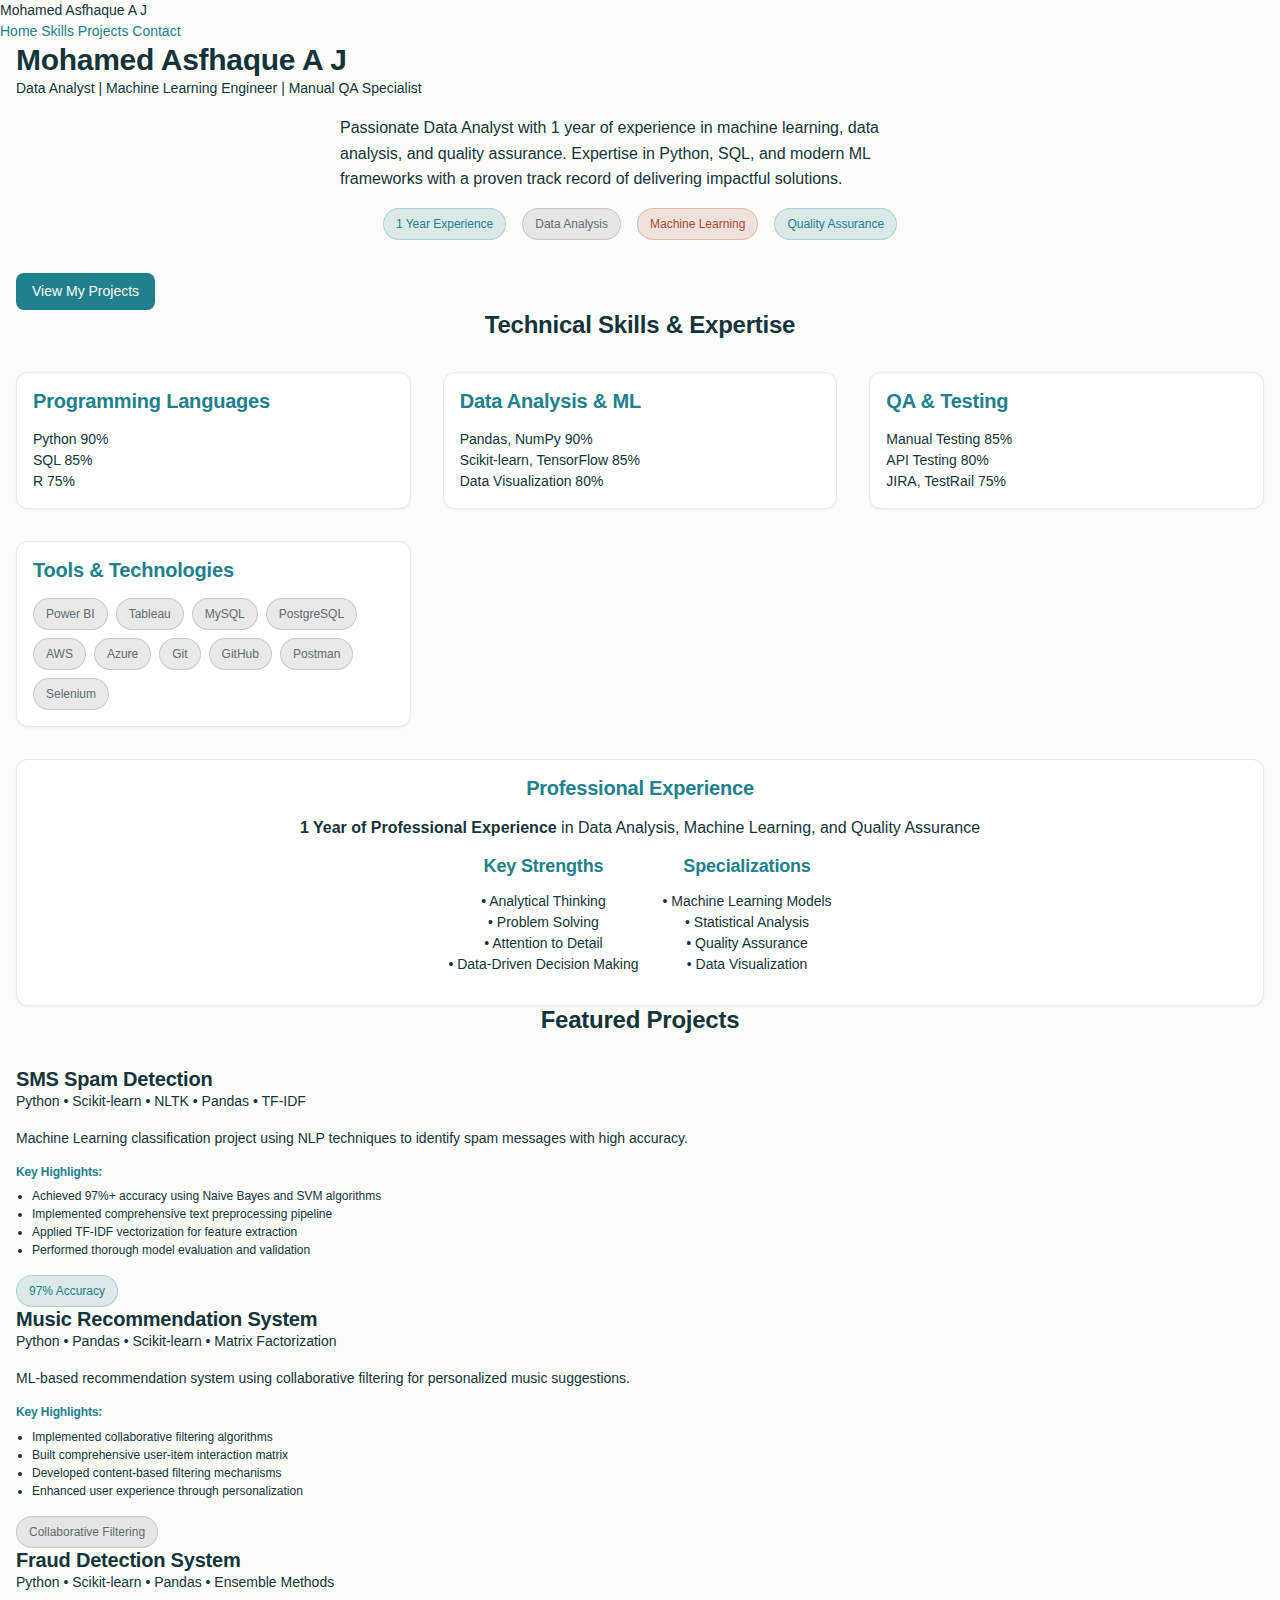
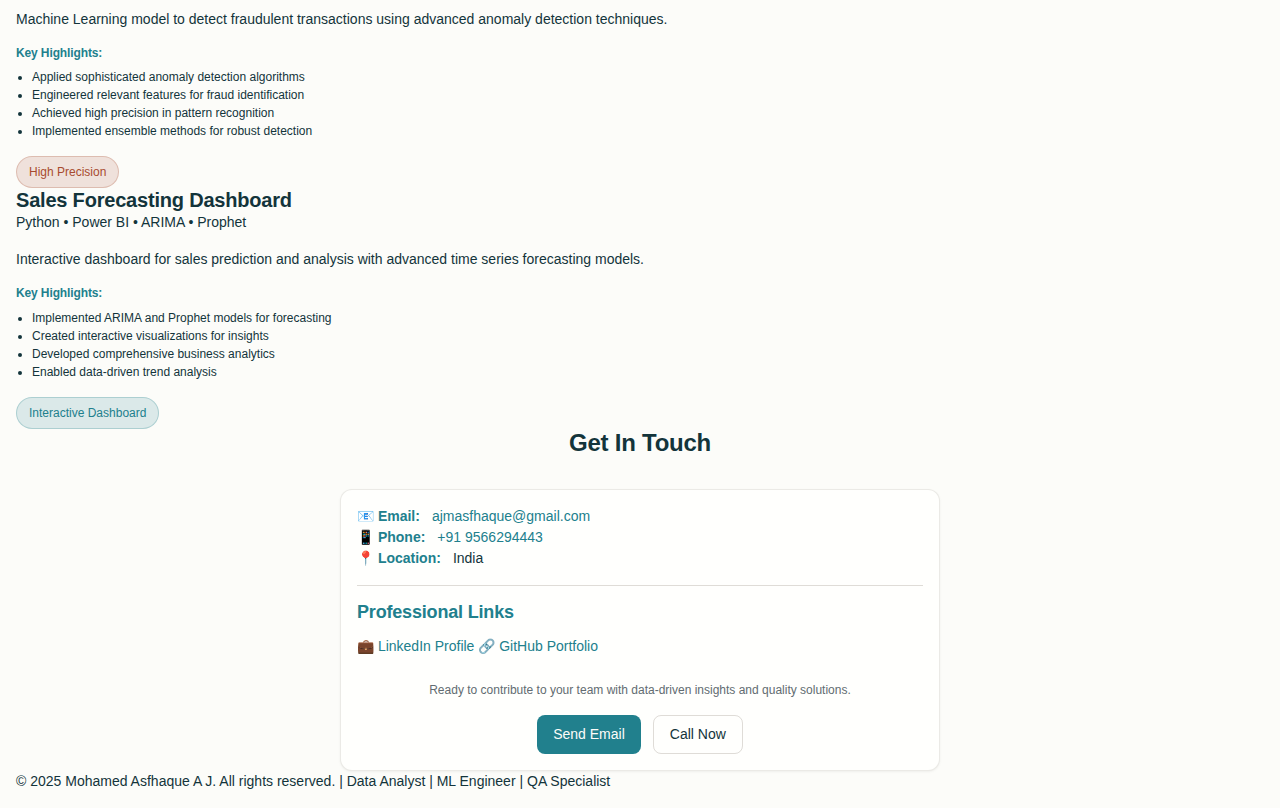
<file: index.html>
<!DOCTYPE html>
<html lang="en">
<head>
    <meta charset="UTF-8">
    <meta name="viewport" content="width=device-width, initial-scale=1.0">
    <title>Mohamed Asfhaque A J - Data Analyst | ML Engineer | QA Specialist</title>
    <link rel="stylesheet" href="style.css">
</head>
<body>
    <!-- Navigation -->
    <nav class="navbar">
        <div class="navbar__container">
            <div class="navbar__brand">Mohamed Asfhaque A J</div>
            <div class="navbar__menu">
                <a href="#home" class="navbar__link">Home</a>
                <a href="#skills" class="navbar__link">Skills</a>
                <a href="#projects" class="navbar__link">Projects</a>
                <a href="#contact" class="navbar__link">Contact</a>
            </div>
        </div>
    </nav>

    <!-- Hero Section -->
    <section id="home" class="hero">
        <div class="anchor" id="home-anchor"></div>
        <div class="container">
            <h1 class="hero__title">Mohamed Asfhaque A J</h1>
            <p class="hero__subtitle">Data Analyst | Machine Learning Engineer | Manual QA Specialist</p>
            <div class="glass-card" style="max-width: 600px; margin: 0 auto var(--space-32) auto;">
                <p style="font-size: var(--font-size-lg); line-height: 1.6; margin-bottom: var(--space-16);">
                    Passionate Data Analyst with 1 year of experience in machine learning, data analysis, and quality assurance. 
                    Expertise in Python, SQL, and modern ML frameworks with a proven track record of delivering impactful solutions.
                </p>
                <div style="display: flex; gap: var(--space-16); flex-wrap: wrap; justify-content: center;">
                    <span class="status status--success">1 Year Experience</span>
                    <span class="status status--info">Data Analysis</span>
                    <span class="status status--warning">Machine Learning</span>
                    <span class="status status--success">Quality Assurance</span>
                </div>
            </div>
            <div class="hero__cta">
                <a href="#projects" class="btn btn--primary">View My Projects</a>
                <a href="#contact" class="btn btn--outline" style="color: var(--color-cream-50); border-color: var(--color-cream-50);">Get In Touch</a>
            </div>
        </div>
    </section>

    <!-- Skills Section -->
    <section id="skills" class="skills">
        <div class="anchor" id="skills-anchor"></div>
        <div class="container">
            <h2 style="text-align: center; margin-bottom: var(--space-32); color: var(--color-slate-900);">Technical Skills & Expertise</h2>
            <div style="display: grid; gap: var(--space-32); grid-template-columns: repeat(auto-fit, minmax(300px, 1fr));">
                <!-- Programming Languages -->
                <div class="card">
                    <div class="card__body">
                        <h3 style="margin-bottom: var(--space-16); color: var(--color-primary);">Programming Languages</h3>
                        <div class="skill">
                            <div class="skill__label">
                                <span>Python</span>
                                <span>90%</span>
                            </div>
                            <div class="skill__bar">
                                <div class="skill__bar-fill" data-width="90"></div>
                            </div>
                        </div>
                        <div class="skill">
                            <div class="skill__label">
                                <span>SQL</span>
                                <span>85%</span>
                            </div>
                            <div class="skill__bar">
                                <div class="skill__bar-fill" data-width="85"></div>
                            </div>
                        </div>
                        <div class="skill">
                            <div class="skill__label">
                                <span>R</span>
                                <span>75%</span>
                            </div>
                            <div class="skill__bar">
                                <div class="skill__bar-fill" data-width="75"></div>
                            </div>
                        </div>
                    </div>
                </div>

                <!-- Data Analysis & ML -->
                <div class="card">
                    <div class="card__body">
                        <h3 style="margin-bottom: var(--space-16); color: var(--color-primary);">Data Analysis & ML</h3>
                        <div class="skill">
                            <div class="skill__label">
                                <span>Pandas, NumPy</span>
                                <span>90%</span>
                            </div>
                            <div class="skill__bar">
                                <div class="skill__bar-fill" data-width="90"></div>
                            </div>
                        </div>
                        <div class="skill">
                            <div class="skill__label">
                                <span>Scikit-learn, TensorFlow</span>
                                <span>85%</span>
                            </div>
                            <div class="skill__bar">
                                <div class="skill__bar-fill" data-width="85"></div>
                            </div>
                        </div>
                        <div class="skill">
                            <div class="skill__label">
                                <span>Data Visualization</span>
                                <span>80%</span>
                            </div>
                            <div class="skill__bar">
                                <div class="skill__bar-fill" data-width="80"></div>
                            </div>
                        </div>
                    </div>
                </div>

                <!-- QA & Testing -->
                <div class="card">
                    <div class="card__body">
                        <h3 style="margin-bottom: var(--space-16); color: var(--color-primary);">QA & Testing</h3>
                        <div class="skill">
                            <div class="skill__label">
                                <span>Manual Testing</span>
                                <span>85%</span>
                            </div>
                            <div class="skill__bar">
                                <div class="skill__bar-fill" data-width="85"></div>
                            </div>
                        </div>
                        <div class="skill">
                            <div class="skill__label">
                                <span>API Testing</span>
                                <span>80%</span>
                            </div>
                            <div class="skill__bar">
                                <div class="skill__bar-fill" data-width="80"></div>
                            </div>
                        </div>
                        <div class="skill">
                            <div class="skill__label">
                                <span>JIRA, TestRail</span>
                                <span>75%</span>
                            </div>
                            <div class="skill__bar">
                                <div class="skill__bar-fill" data-width="75"></div>
                            </div>
                        </div>
                    </div>
                </div>

                <!-- Tools & Technologies -->
                <div class="card">
                    <div class="card__body">
                        <h3 style="margin-bottom: var(--space-16); color: var(--color-primary);">Tools & Technologies</h3>
                        <div style="display: flex; flex-wrap: wrap; gap: var(--space-8);">
                            <span class="status status--info">Power BI</span>
                            <span class="status status--info">Tableau</span>
                            <span class="status status--info">MySQL</span>
                            <span class="status status--info">PostgreSQL</span>
                            <span class="status status--info">AWS</span>
                            <span class="status status--info">Azure</span>
                            <span class="status status--info">Git</span>
                            <span class="status status--info">GitHub</span>
                            <span class="status status--info">Postman</span>
                            <span class="status status--info">Selenium</span>
                        </div>
                    </div>
                </div>

                <!-- Experience Summary -->
                <div class="card" style="grid-column: 1 / -1;">
                    <div class="card__body">
                        <h3 style="margin-bottom: var(--space-16); color: var(--color-primary); text-align: center;">Professional Experience</h3>
                        <div style="text-align: center;">
                            <p style="font-size: var(--font-size-lg); margin-bottom: var(--space-16);">
                                <strong>1 Year of Professional Experience</strong> in Data Analysis, Machine Learning, and Quality Assurance
                            </p>
                            <div style="display: flex; justify-content: center; gap: var(--space-24); flex-wrap: wrap;">
                                <div style="text-align: center;">
                                    <h4 style="color: var(--color-primary); margin-bottom: var(--space-8);">Key Strengths</h4>
                                    <ul style="list-style: none; padding: 0;">
                                        <li>• Analytical Thinking</li>
                                        <li>• Problem Solving</li>
                                        <li>• Attention to Detail</li>
                                        <li>• Data-Driven Decision Making</li>
                                    </ul>
                                </div>
                                <div style="text-align: center;">
                                    <h4 style="color: var(--color-primary); margin-bottom: var(--space-8);">Specializations</h4>
                                    <ul style="list-style: none; padding: 0;">
                                        <li>• Machine Learning Models</li>
                                        <li>• Statistical Analysis</li>
                                        <li>• Quality Assurance</li>
                                        <li>• Data Visualization</li>
                                    </ul>
                                </div>
                            </div>
                        </div>
                    </div>
                </div>
            </div>
        </div>
    </section>

    <!-- Projects Section -->
    <section id="projects" class="projects">
        <div class="anchor" id="projects-anchor"></div>
        <div class="container">
            <h2 style="text-align: center; margin-bottom: var(--space-32); color: var(--color-slate-900);">Featured Projects</h2>
            <div class="projects__grid">
                <!-- SMS Spam Detection -->
                <div class="project-card glass-card">
                    <h3 class="project-card__title">SMS Spam Detection</h3>
                    <p class="project-card__tech">Python • Scikit-learn • NLTK • Pandas • TF-IDF</p>
                    <p style="margin-bottom: var(--space-16);">
                        Machine Learning classification project using NLP techniques to identify spam messages with high accuracy.
                    </p>
                    <div style="margin-bottom: var(--space-16);">
                        <h4 style="font-size: var(--font-size-sm); font-weight: var(--font-weight-bold); margin-bottom: var(--space-8); color: var(--color-primary);">Key Highlights:</h4>
                        <ul style="margin: 0; padding-left: var(--space-16); font-size: var(--font-size-sm);">
                            <li>Achieved 97%+ accuracy using Naive Bayes and SVM algorithms</li>
                            <li>Implemented comprehensive text preprocessing pipeline</li>
                            <li>Applied TF-IDF vectorization for feature extraction</li>
                            <li>Performed thorough model evaluation and validation</li>
                        </ul>
                    </div>
                    <span class="status status--success">97% Accuracy</span>
                </div>

                <!-- Music Recommendation System -->
                <div class="project-card glass-card">
                    <h3 class="project-card__title">Music Recommendation System</h3>
                    <p class="project-card__tech">Python • Pandas • Scikit-learn • Matrix Factorization</p>
                    <p style="margin-bottom: var(--space-16);">
                        ML-based recommendation system using collaborative filtering for personalized music suggestions.
                    </p>
                    <div style="margin-bottom: var(--space-16);">
                        <h4 style="font-size: var(--font-size-sm); font-weight: var(--font-weight-bold); margin-bottom: var(--space-8); color: var(--color-primary);">Key Highlights:</h4>
                        <ul style="margin: 0; padding-left: var(--space-16); font-size: var(--font-size-sm);">
                            <li>Implemented collaborative filtering algorithms</li>
                            <li>Built comprehensive user-item interaction matrix</li>
                            <li>Developed content-based filtering mechanisms</li>
                            <li>Enhanced user experience through personalization</li>
                        </ul>
                    </div>
                    <span class="status status--info">Collaborative Filtering</span>
                </div>

                <!-- Fraud Detection System -->
                <div class="project-card glass-card">
                    <h3 class="project-card__title">Fraud Detection System</h3>
                    <p class="project-card__tech">Python • Scikit-learn • Pandas • Ensemble Methods</p>
                    <p style="margin-bottom: var(--space-16);">
                        Machine Learning model to detect fraudulent transactions using advanced anomaly detection techniques.
                    </p>
                    <div style="margin-bottom: var(--space-16);">
                        <h4 style="font-size: var(--font-size-sm); font-weight: var(--font-weight-bold); margin-bottom: var(--space-8); color: var(--color-primary);">Key Highlights:</h4>
                        <ul style="margin: 0; padding-left: var(--space-16); font-size: var(--font-size-sm);">
                            <li>Applied sophisticated anomaly detection algorithms</li>
                            <li>Engineered relevant features for fraud identification</li>
                            <li>Achieved high precision in pattern recognition</li>
                            <li>Implemented ensemble methods for robust detection</li>
                        </ul>
                    </div>
                    <span class="status status--warning">High Precision</span>
                </div>

                <!-- Sales Forecasting Dashboard -->
                <div class="project-card glass-card">
                    <h3 class="project-card__title">Sales Forecasting Dashboard</h3>
                    <p class="project-card__tech">Python • Power BI • ARIMA • Prophet</p>
                    <p style="margin-bottom: var(--space-16);">
                        Interactive dashboard for sales prediction and analysis with advanced time series forecasting models.
                    </p>
                    <div style="margin-bottom: var(--space-16);">
                        <h4 style="font-size: var(--font-size-sm); font-weight: var(--font-weight-bold); margin-bottom: var(--space-8); color: var(--color-primary);">Key Highlights:</h4>
                        <ul style="margin: 0; padding-left: var(--space-16); font-size: var(--font-size-sm);">
                            <li>Implemented ARIMA and Prophet models for forecasting</li>
                            <li>Created interactive visualizations for insights</li>
                            <li>Developed comprehensive business analytics</li>
                            <li>Enabled data-driven trend analysis</li>
                        </ul>
                    </div>
                    <span class="status status--success">Interactive Dashboard</span>
                </div>
            </div>
        </div>
    </section>

    <!-- Contact Section -->
    <section id="contact" class="contact">
        <div class="anchor" id="contact-anchor"></div>
        <div class="container">
            <h2 style="text-align: center; margin-bottom: var(--space-32); color: var(--color-slate-900);">Get In Touch</h2>
            <div style="max-width: 600px; margin: 0 auto;">
                <div class="card">
                    <div class="card__body">
                        <div class="contact__info">
                            <div style="display: flex; align-items: center; gap: var(--space-12);">
                                <span style="font-weight: var(--font-weight-bold); color: var(--color-primary);">📧 Email:</span>
                                <a href="mailto:ajmasfhaque@gmail.com" class="contact__link">ajmasfhaque@gmail.com</a>
                            </div>
                            <div style="display: flex; align-items: center; gap: var(--space-12);">
                                <span style="font-weight: var(--font-weight-bold); color: var(--color-primary);">📱 Phone:</span>
                                <a href="tel:+919566294443" class="contact__link">+91 9566294443</a>
                            </div>
                            <div style="display: flex; align-items: center; gap: var(--space-12);">
                                <span style="font-weight: var(--font-weight-bold); color: var(--color-primary);">📍 Location:</span>
                                <span>India</span>
                            </div>
                        </div>
                        
                        <div style="border-top: 1px solid var(--color-border); padding-top: var(--space-16); margin-top: var(--space-16);">
                            <h4 style="margin-bottom: var(--space-12); color: var(--color-primary);">Professional Links</h4>
                            <div class="contact__links">
                                <a href="https://linkedin.com/in/mdasfhaque" target="_blank" class="contact__link">
                                    💼 LinkedIn Profile
                                </a>
                                <a href="https://github.com/asfhaque" target="_blank" class="contact__link">
                                    🔗 GitHub Portfolio
                                </a>
                            </div>
                        </div>

                        <div style="text-align: center; margin-top: var(--space-24);">
                            <p style="color: var(--color-text-secondary); font-size: var(--font-size-sm); margin-bottom: var(--space-16);">
                                Ready to contribute to your team with data-driven insights and quality solutions.
                            </p>
                            <div style="display: flex; gap: var(--space-12); justify-content: center; flex-wrap: wrap;">
                                <a href="mailto:ajmasfhaque@gmail.com" class="btn btn--primary">Send Email</a>
                                <a href="tel:+919566294443" class="btn btn--outline">Call Now</a>
                            </div>
                        </div>
                    </div>
                </div>
            </div>
        </div>
    </section>

    <!-- Footer -->
    <footer class="footer">
        <div class="container">
            <p>&copy; 2025 Mohamed Asfhaque A J. All rights reserved. | Data Analyst | ML Engineer | QA Specialist</p>
        </div>
    </footer>

    <script src="app.js"></script>
</body>
</html>
</file>
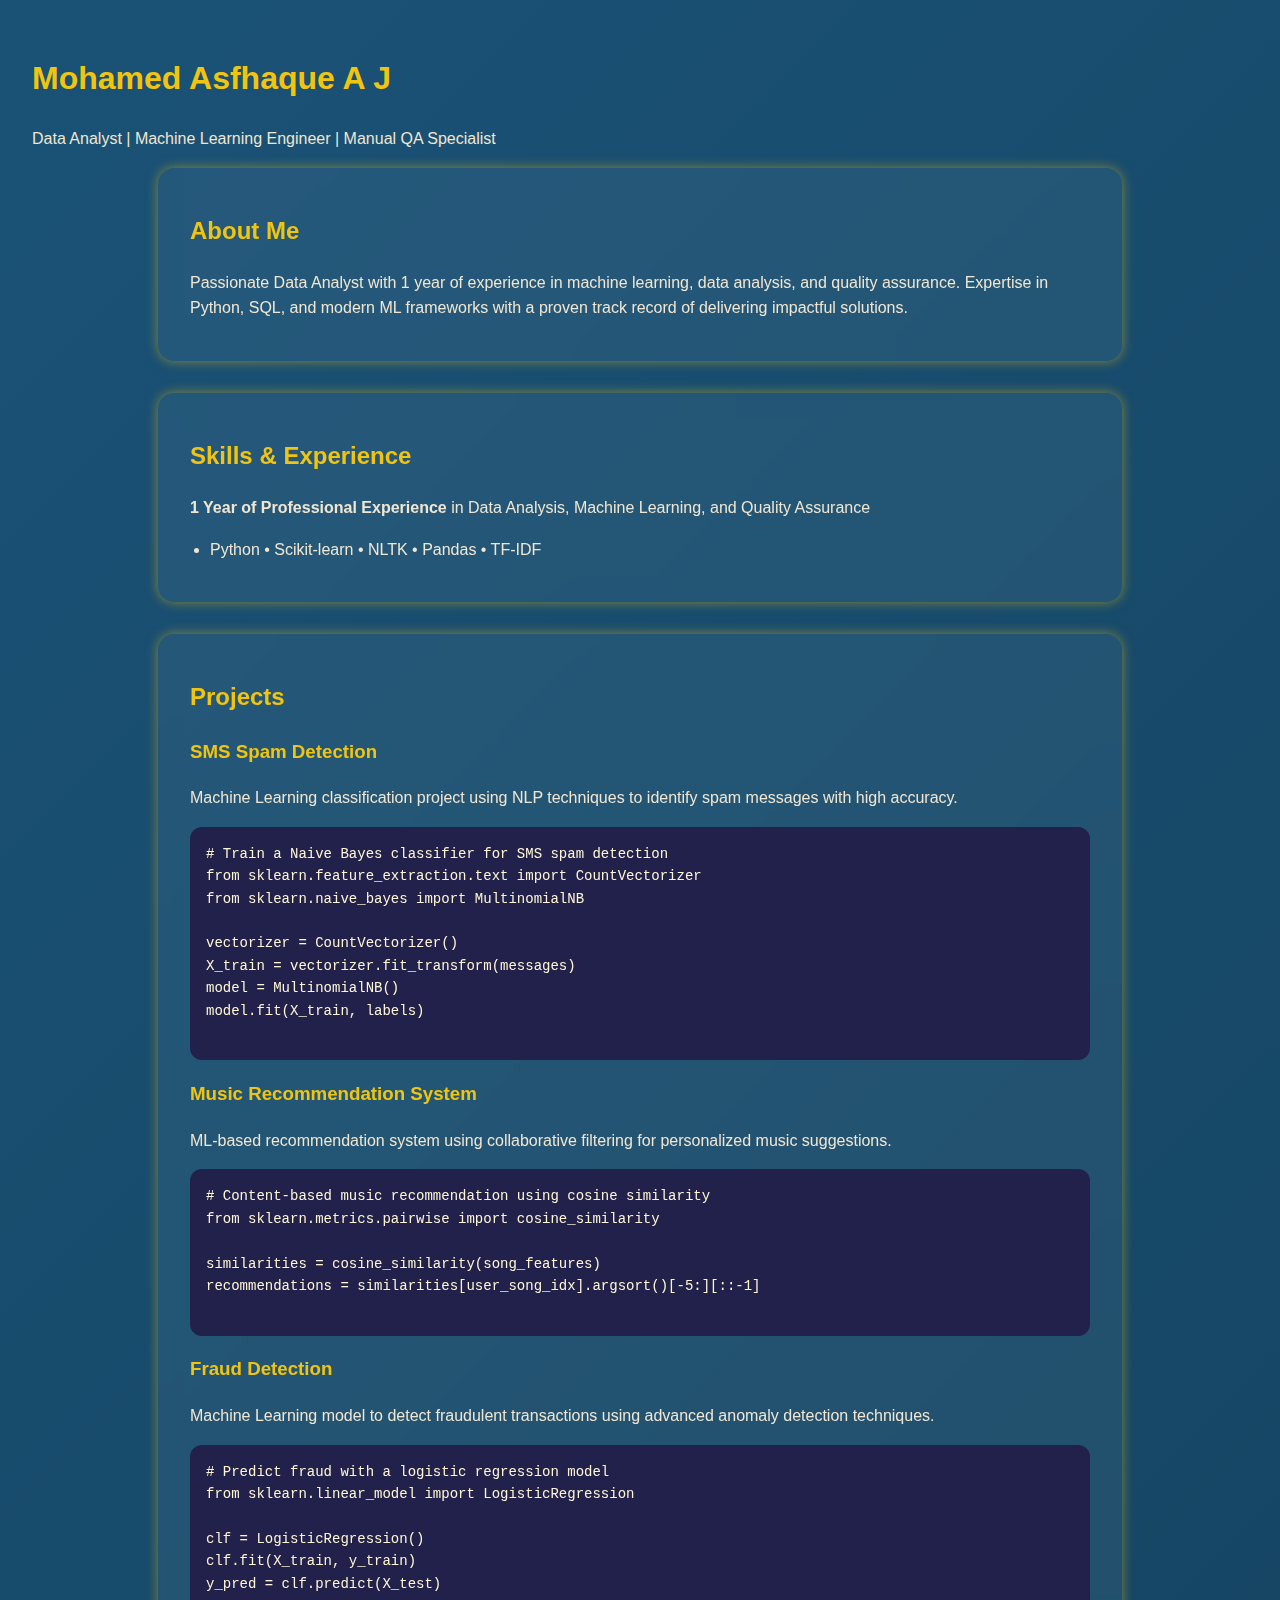
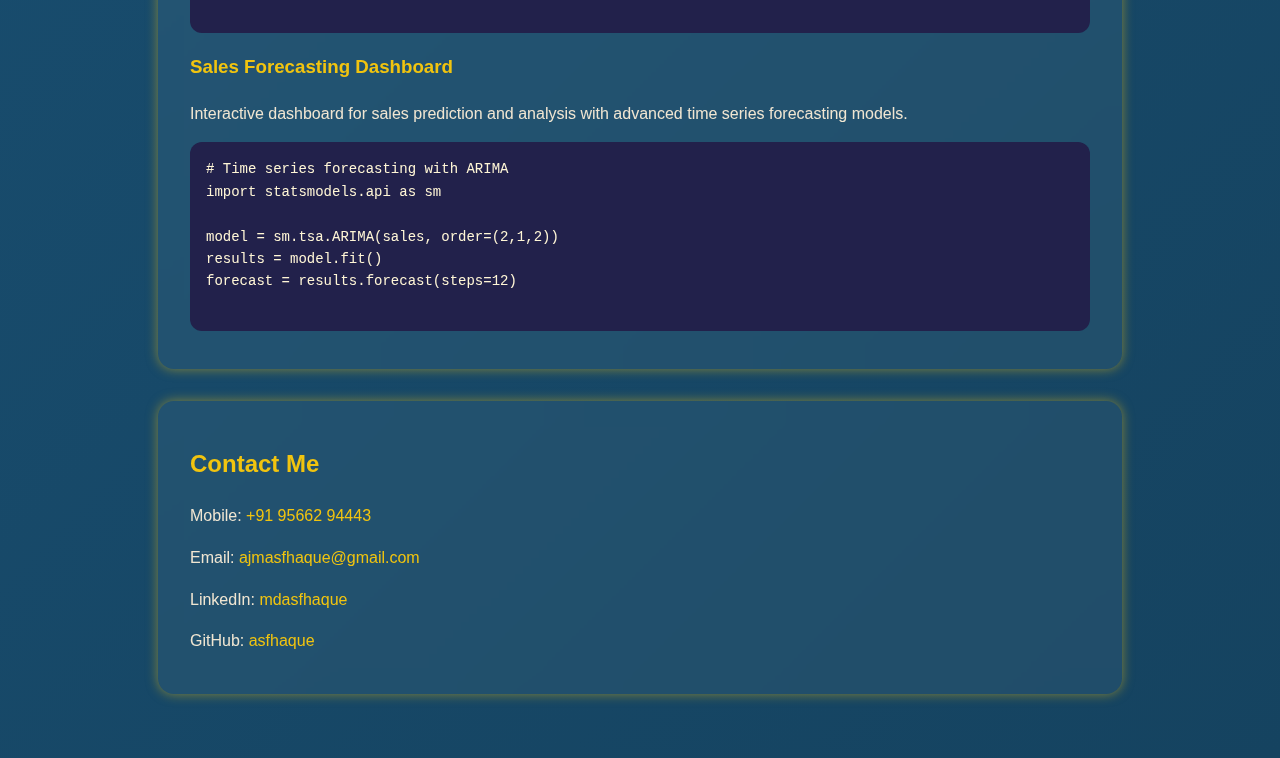
<file: index updated.html>
<!DOCTYPE html>
<html lang="en">
<head>
  <meta charset="UTF-8" />
  <meta name="viewport" content="width=device-width, initial-scale=1.0" />
  <title>Mohamed Asfhaque A J | Data Analyst & Machine Learning Portfolio</title>
  <meta name="description" content="Portfolio of Mohamed Asfhaque A J—Data Analyst, Machine Learning Engineer & Manual QA. Projects: SMS Spam Detection, Music Recommendation, Fraud Detection, Sales Forecasting." />
  <style>
    body {
      margin:0;
      font-family: 'Segoe UI', Tahoma, Geneva, Verdana, sans-serif;
      background: linear-gradient(135deg, #1A5276 0%, #154360 100%);
      color: #f0e6d2;
      padding: 2rem;
      line-height: 1.6;
    }
    h1, h2, h3 {
      color: #F1C40F;
      font-weight: 700;
    }
    a {
      color: #F1C40F;
      text-decoration: none;
    }
    a:hover {
      text-decoration: underline;
    }
    section {
      max-width: 900px;
      margin: auto;
      background: rgba(255 255 255 / 0.05);
      padding: 1.5rem 2rem;
      border-radius: 16px;
      box-shadow: 0 0 12px rgba(241, 196, 15, 0.5);
      backdrop-filter: blur(10px);
      margin-bottom: 2rem;
    }
    pre {
      background: #22214b;
      color: #fff6d6;
      padding: 16px;
      border-radius: 12px;
      font-size: 14px;
      font-family: 'Fira Mono', 'Consolas', monospace;
      overflow-x: auto;
      margin-top: 1rem;
      white-space: pre-wrap;
      word-wrap: break-word;
    }
    code {
      font-family: 'Fira Mono', 'Consolas', monospace;
    }
    ul {
      list-style-type: disc;
      padding-left: 20px;
    }
    .contact-info a {
      display: inline-block;
      margin-right: 1rem;
    }
  </style>
</head>
<body>
  <header>
    <h1>Mohamed Asfhaque A J</h1>
    <p>Data Analyst | Machine Learning Engineer | Manual QA Specialist</p>
  </header>

  <section id="about">
    <h2>About Me</h2>
    <p>Passionate Data Analyst with 1 year of experience in machine learning, data analysis, and quality assurance. Expertise in Python, SQL, and modern ML frameworks with a proven track record of delivering impactful solutions.</p>
  </section>

  <section id="skills-experience">
    <h2>Skills & Experience</h2>
    <p><strong>1 Year of Professional Experience</strong> in Data Analysis, Machine Learning, and Quality Assurance</p>

    <ul>
      <li>Python • Scikit-learn • NLTK • Pandas • TF-IDF</li>
    </ul>
  </section>

  <section id="projects">
    <h2>Projects</h2>

    <article>
      <h3>SMS Spam Detection</h3>
      <p>Machine Learning classification project using NLP techniques to identify spam messages with high accuracy.</p>
      <pre><code># Train a Naive Bayes classifier for SMS spam detection
from sklearn.feature_extraction.text import CountVectorizer
from sklearn.naive_bayes import MultinomialNB

vectorizer = CountVectorizer()
X_train = vectorizer.fit_transform(messages)
model = MultinomialNB()
model.fit(X_train, labels)
      </code></pre>
    </article>

    <article>
      <h3>Music Recommendation System</h3>
      <p>ML-based recommendation system using collaborative filtering for personalized music suggestions.</p>
      <pre><code># Content-based music recommendation using cosine similarity
from sklearn.metrics.pairwise import cosine_similarity

similarities = cosine_similarity(song_features)
recommendations = similarities[user_song_idx].argsort()[-5:][::-1]
      </code></pre>
    </article>

    <article>
      <h3>Fraud Detection</h3>
      <p>Machine Learning model to detect fraudulent transactions using advanced anomaly detection techniques.</p>
      <pre><code># Predict fraud with a logistic regression model
from sklearn.linear_model import LogisticRegression

clf = LogisticRegression()
clf.fit(X_train, y_train)
y_pred = clf.predict(X_test)
      </code></pre>
    </article>

    <article>
      <h3>Sales Forecasting Dashboard</h3>
      <p>Interactive dashboard for sales prediction and analysis with advanced time series forecasting models.</p>
      <pre><code># Time series forecasting with ARIMA
import statsmodels.api as sm

model = sm.tsa.ARIMA(sales, order=(2,1,2))
results = model.fit()
forecast = results.forecast(steps=12)
      </code></pre>
    </article>
  </section>

  <section id="contact">
    <h2>Contact Me</h2>
    <div class="contact-info">
      <p>Mobile: <a href="tel:+919566294443">+91 95662 94443</a></p>
      <p>Email: <a href="mailto:ajmasfhaque@gmail.com">ajmasfhaque@gmail.com</a></p>
      <p>LinkedIn: <a href="https://linkedin.com/in/mdasfhaque" target="_blank" rel="noopener noreferrer">mdasfhaque</a></p>
      <p>GitHub: <a href="https://github.com/asfhaque" target="_blank" rel="noopener noreferrer">asfhaque</a></p>
    </div>
  </section>
</body>
</html>
</file>
<file: style.css>
:root {
  /* Primitive Color Tokens */
  --color-white: rgba(255, 255, 255, 1);
  --color-black: rgba(0, 0, 0, 1);
  --color-cream-50: rgba(252, 252, 249, 1);
  --color-cream-100: rgba(255, 255, 253, 1);
  --color-gray-200: rgba(245, 245, 245, 1);
  --color-gray-300: rgba(167, 169, 169, 1);
  --color-gray-400: rgba(119, 124, 124, 1);
  --color-slate-500: rgba(98, 108, 113, 1);
  --color-brown-600: rgba(94, 82, 64, 1);
  --color-charcoal-700: rgba(31, 33, 33, 1);
  --color-charcoal-800: rgba(38, 40, 40, 1);
  --color-slate-900: rgba(19, 52, 59, 1);
  --color-teal-300: rgba(50, 184, 198, 1);
  --color-teal-400: rgba(45, 166, 178, 1);
  --color-teal-500: rgba(33, 128, 141, 1);
  --color-teal-600: rgba(29, 116, 128, 1);
  --color-teal-700: rgba(26, 104, 115, 1);
  --color-teal-800: rgba(41, 150, 161, 1);
  --color-red-400: rgba(255, 84, 89, 1);
  --color-red-500: rgba(192, 21, 47, 1);
  --color-orange-400: rgba(230, 129, 97, 1);
  --color-orange-500: rgba(168, 75, 47, 1);

  /* RGB versions for opacity control */
  --color-brown-600-rgb: 94, 82, 64;
  --color-teal-500-rgb: 33, 128, 141;
  --color-slate-900-rgb: 19, 52, 59;
  --color-slate-500-rgb: 98, 108, 113;
  --color-red-500-rgb: 192, 21, 47;
  --color-red-400-rgb: 255, 84, 89;
  --color-orange-500-rgb: 168, 75, 47;
  --color-orange-400-rgb: 230, 129, 97;

  /* Background color tokens (Light Mode) */
  --color-bg-1: rgba(59, 130, 246, 0.08); /* Light blue */
  --color-bg-2: rgba(245, 158, 11, 0.08); /* Light yellow */
  --color-bg-3: rgba(34, 197, 94, 0.08); /* Light green */
  --color-bg-4: rgba(239, 68, 68, 0.08); /* Light red */
  --color-bg-5: rgba(147, 51, 234, 0.08); /* Light purple */
  --color-bg-6: rgba(249, 115, 22, 0.08); /* Light orange */
  --color-bg-7: rgba(236, 72, 153, 0.08); /* Light pink */
  --color-bg-8: rgba(6, 182, 212, 0.08); /* Light cyan */

  /* Semantic Color Tokens (Light Mode) */
  --color-background: var(--color-cream-50);
  --color-surface: var(--color-cream-100);
  --color-text: var(--color-slate-900);
  --color-text-secondary: var(--color-slate-500);
  --color-primary: var(--color-teal-500);
  --color-primary-hover: var(--color-teal-600);
  --color-primary-active: var(--color-teal-700);
  --color-secondary: rgba(var(--color-brown-600-rgb), 0.12);
  --color-secondary-hover: rgba(var(--color-brown-600-rgb), 0.2);
  --color-secondary-active: rgba(var(--color-brown-600-rgb), 0.25);
  --color-border: rgba(var(--color-brown-600-rgb), 0.2);
  --color-btn-primary-text: var(--color-cream-50);
  --color-card-border: rgba(var(--color-brown-600-rgb), 0.12);
  --color-card-border-inner: rgba(var(--color-brown-600-rgb), 0.12);
  --color-error: var(--color-red-500);
  --color-success: var(--color-teal-500);
  --color-warning: var(--color-orange-500);
  --color-info: var(--color-slate-500);
  --color-focus-ring: rgba(var(--color-teal-500-rgb), 0.4);
  --color-select-caret: rgba(var(--color-slate-900-rgb), 0.8);

  /* Common style patterns */
  --focus-ring: 0 0 0 3px var(--color-focus-ring);
  --focus-outline: 2px solid var(--color-primary);
  --status-bg-opacity: 0.15;
  --status-border-opacity: 0.25;
  --select-caret-light: url("data:image/svg+xml,%3Csvg xmlns='http://www.w3.org/2000/svg' width='16' height='16' viewBox='0 0 24 24' fill='none' stroke='%23134252' stroke-width='2' stroke-linecap='round' stroke-linejoin='round'%3E%3Cpolyline points='6 9 12 15 18 9'%3E%3C/polyline%3E%3C/svg%3E");
  --select-caret-dark: url("data:image/svg+xml,%3Csvg xmlns='http://www.w3.org/2000/svg' width='16' height='16' viewBox='0 0 24 24' fill='none' stroke='%23f5f5f5' stroke-width='2' stroke-linecap='round' stroke-linejoin='round'%3E%3Cpolyline points='6 9 12 15 18 9'%3E%3C/polyline%3E%3C/svg%3E");

  /* RGB versions for opacity control */
  --color-success-rgb: 33, 128, 141;
  --color-error-rgb: 192, 21, 47;
  --color-warning-rgb: 168, 75, 47;
  --color-info-rgb: 98, 108, 113;

  /* Typography */
  --font-family-base: "FKGroteskNeue", "Geist", "Inter", -apple-system,
    BlinkMacSystemFont, "Segoe UI", Roboto, sans-serif;
  --font-family-mono: "Berkeley Mono", ui-monospace, SFMono-Regular, Menlo,
    Monaco, Consolas, monospace;
  --font-size-xs: 11px;
  --font-size-sm: 12px;
  --font-size-base: 14px;
  --font-size-md: 14px;
  --font-size-lg: 16px;
  --font-size-xl: 18px;
  --font-size-2xl: 20px;
  --font-size-3xl: 24px;
  --font-size-4xl: 30px;
  --font-weight-normal: 400;
  --font-weight-medium: 500;
  --font-weight-semibold: 550;
  --font-weight-bold: 600;
  --line-height-tight: 1.2;
  --line-height-normal: 1.5;
  --letter-spacing-tight: -0.01em;

  /* Spacing */
  --space-0: 0;
  --space-1: 1px;
  --space-2: 2px;
  --space-4: 4px;
  --space-6: 6px;
  --space-8: 8px;
  --space-10: 10px;
  --space-12: 12px;
  --space-16: 16px;
  --space-20: 20px;
  --space-24: 24px;
  --space-32: 32px;

  /* Border Radius */
  --radius-sm: 6px;
  --radius-base: 8px;
  --radius-md: 10px;
  --radius-lg: 12px;
  --radius-full: 9999px;

  /* Shadows */
  --shadow-xs: 0 1px 2px rgba(0, 0, 0, 0.02);
  --shadow-sm: 0 1px 3px rgba(0, 0, 0, 0.04), 0 1px 2px rgba(0, 0, 0, 0.02);
  --shadow-md: 0 4px 6px -1px rgba(0, 0, 0, 0.04),
    0 2px 4px -1px rgba(0, 0, 0, 0.02);
  --shadow-lg: 0 10px 15px -3px rgba(0, 0, 0, 0.04),
    0 4px 6px -2px rgba(0, 0, 0, 0.02);
  --shadow-inset-sm: inset 0 1px 0 rgba(255, 255, 255, 0.15),
    inset 0 -1px 0 rgba(0, 0, 0, 0.03);

  /* Animation */
  --duration-fast: 150ms;
  --duration-normal: 250ms;
  --ease-standard: cubic-bezier(0.16, 1, 0.3, 1);

  /* Layout */
  --container-sm: 640px;
  --container-md: 768px;
  --container-lg: 1024px;
  --container-xl: 1280px;
}

/* Dark mode colors */
@media (prefers-color-scheme: dark) {
  :root {
    /* RGB versions for opacity control (Dark Mode) */
    --color-gray-400-rgb: 119, 124, 124;
    --color-teal-300-rgb: 50, 184, 198;
    --color-gray-300-rgb: 167, 169, 169;
    --color-gray-200-rgb: 245, 245, 245;

    /* Background color tokens (Dark Mode) */
    --color-bg-1: rgba(29, 78, 216, 0.15); /* Dark blue */
    --color-bg-2: rgba(180, 83, 9, 0.15); /* Dark yellow */
    --color-bg-3: rgba(21, 128, 61, 0.15); /* Dark green */
    --color-bg-4: rgba(185, 28, 28, 0.15); /* Dark red */
    --color-bg-5: rgba(107, 33, 168, 0.15); /* Dark purple */
    --color-bg-6: rgba(194, 65, 12, 0.15); /* Dark orange */
    --color-bg-7: rgba(190, 24, 93, 0.15); /* Dark pink */
    --color-bg-8: rgba(8, 145, 178, 0.15); /* Dark cyan */
    
    /* Semantic Color Tokens (Dark Mode) */
    --color-background: var(--color-charcoal-700);
    --color-surface: var(--color-charcoal-800);
    --color-text: var(--color-gray-200);
    --color-text-secondary: rgba(var(--color-gray-300-rgb), 0.7);
    --color-primary: var(--color-teal-300);
    --color-primary-hover: var(--color-teal-400);
    --color-primary-active: var(--color-teal-800);
    --color-secondary: rgba(var(--color-gray-400-rgb), 0.15);
    --color-secondary-hover: rgba(var(--color-gray-400-rgb), 0.25);
    --color-secondary-active: rgba(var(--color-gray-400-rgb), 0.3);
    --color-border: rgba(var(--color-gray-400-rgb), 0.3);
    --color-error: var(--color-red-400);
    --color-success: var(--color-teal-300);
    --color-warning: var(--color-orange-400);
    --color-info: var(--color-gray-300);
    --color-focus-ring: rgba(var(--color-teal-300-rgb), 0.4);
    --color-btn-primary-text: var(--color-slate-900);
    --color-card-border: rgba(var(--color-gray-400-rgb), 0.2);
    --color-card-border-inner: rgba(var(--color-gray-400-rgb), 0.15);
    --shadow-inset-sm: inset 0 1px 0 rgba(255, 255, 255, 0.1),
      inset 0 -1px 0 rgba(0, 0, 0, 0.15);
    --button-border-secondary: rgba(var(--color-gray-400-rgb), 0.2);
    --color-border-secondary: rgba(var(--color-gray-400-rgb), 0.2);
    --color-select-caret: rgba(var(--color-gray-200-rgb), 0.8);

    /* Common style patterns - updated for dark mode */
    --focus-ring: 0 0 0 3px var(--color-focus-ring);
    --focus-outline: 2px solid var(--color-primary);
    --status-bg-opacity: 0.15;
    --status-border-opacity: 0.25;
    --select-caret-light: url("data:image/svg+xml,%3Csvg xmlns='http://www.w3.org/2000/svg' width='16' height='16' viewBox='0 0 24 24' fill='none' stroke='%23134252' stroke-width='2' stroke-linecap='round' stroke-linejoin='round'%3E%3Cpolyline points='6 9 12 15 18 9'%3E%3C/polyline%3E%3C/svg%3E");
    --select-caret-dark: url("data:image/svg+xml,%3Csvg xmlns='http://www.w3.org/2000/svg' width='16' height='16' viewBox='0 0 24 24' fill='none' stroke='%23f5f5f5' stroke-width='2' stroke-linecap='round' stroke-linejoin='round'%3E%3Cpolyline points='6 9 12 15 18 9'%3E%3C/polyline%3E%3C/svg%3E");

    /* RGB versions for dark mode */
    --color-success-rgb: var(--color-teal-300-rgb);
    --color-error-rgb: var(--color-red-400-rgb);
    --color-warning-rgb: var(--color-orange-400-rgb);
    --color-info-rgb: var(--color-gray-300-rgb);
  }
}

/* Data attribute for manual theme switching */
[data-color-scheme="dark"] {
  /* RGB versions for opacity control (dark mode) */
  --color-gray-400-rgb: 119, 124, 124;
  --color-teal-300-rgb: 50, 184, 198;
  --color-gray-300-rgb: 167, 169, 169;
  --color-gray-200-rgb: 245, 245, 245;

  /* Colorful background palette - Dark Mode */
  --color-bg-1: rgba(29, 78, 216, 0.15); /* Dark blue */
  --color-bg-2: rgba(180, 83, 9, 0.15); /* Dark yellow */
  --color-bg-3: rgba(21, 128, 61, 0.15); /* Dark green */
  --color-bg-4: rgba(185, 28, 28, 0.15); /* Dark red */
  --color-bg-5: rgba(107, 33, 168, 0.15); /* Dark purple */
  --color-bg-6: rgba(194, 65, 12, 0.15); /* Dark orange */
  --color-bg-7: rgba(190, 24, 93, 0.15); /* Dark pink */
  --color-bg-8: rgba(8, 145, 178, 0.15); /* Dark cyan */
  
  /* Semantic Color Tokens (Dark Mode) */
  --color-background: var(--color-charcoal-700);
  --color-surface: var(--color-charcoal-800);
  --color-text: var(--color-gray-200);
  --color-text-secondary: rgba(var(--color-gray-300-rgb), 0.7);
  --color-primary: var(--color-teal-300);
  --color-primary-hover: var(--color-teal-400);
  --color-primary-active: var(--color-teal-800);
  --color-secondary: rgba(var(--color-gray-400-rgb), 0.15);
  --color-secondary-hover: rgba(var(--color-gray-400-rgb), 0.25);
  --color-secondary-active: rgba(var(--color-gray-400-rgb), 0.3);
  --color-border: rgba(var(--color-gray-400-rgb), 0.3);
  --color-error: var(--color-red-400);
  --color-success: var(--color-teal-300);
  --color-warning: var(--color-orange-400);
  --color-info: var(--color-gray-300);
  --color-focus-ring: rgba(var(--color-teal-300-rgb), 0.4);
  --color-btn-primary-text: var(--color-slate-900);
  --color-card-border: rgba(var(--color-gray-400-rgb), 0.15);
  --color-card-border-inner: rgba(var(--color-gray-400-rgb), 0.15);
  --shadow-inset-sm: inset 0 1px 0 rgba(255, 255, 255, 0.1),
    inset 0 -1px 0 rgba(0, 0, 0, 0.15);
  --color-border-secondary: rgba(var(--color-gray-400-rgb), 0.2);
  --color-select-caret: rgba(var(--color-gray-200-rgb), 0.8);

  /* Common style patterns - updated for dark mode */
  --focus-ring: 0 0 0 3px var(--color-focus-ring);
  --focus-outline: 2px solid var(--color-primary);
  --status-bg-opacity: 0.15;
  --status-border-opacity: 0.25;
  --select-caret-light: url("data:image/svg+xml,%3Csvg xmlns='http://www.w3.org/2000/svg' width='16' height='16' viewBox='0 0 24 24' fill='none' stroke='%23134252' stroke-width='2' stroke-linecap='round' stroke-linejoin='round'%3E%3Cpolyline points='6 9 12 15 18 9'%3E%3C/polyline%3E%3C/svg%3E");
  --select-caret-dark: url("data:image/svg+xml,%3Csvg xmlns='http://www.w3.org/2000/svg' width='16' height='16' viewBox='0 0 24 24' fill='none' stroke='%23f5f5f5' stroke-width='2' stroke-linecap='round' stroke-linejoin='round'%3E%3Cpolyline points='6 9 12 15 18 9'%3E%3C/polyline%3E%3C/svg%3E");

  /* RGB versions for dark mode */
  --color-success-rgb: var(--color-teal-300-rgb);
  --color-error-rgb: var(--color-red-400-rgb);
  --color-warning-rgb: var(--color-orange-400-rgb);
  --color-info-rgb: var(--color-gray-300-rgb);
}

[data-color-scheme="light"] {
  /* RGB versions for opacity control (light mode) */
  --color-brown-600-rgb: 94, 82, 64;
  --color-teal-500-rgb: 33, 128, 141;
  --color-slate-900-rgb: 19, 52, 59;
  
  /* Semantic Color Tokens (Light Mode) */
  --color-background: var(--color-cream-50);
  --color-surface: var(--color-cream-100);
  --color-text: var(--color-slate-900);
  --color-text-secondary: var(--color-slate-500);
  --color-primary: var(--color-teal-500);
  --color-primary-hover: var(--color-teal-600);
  --color-primary-active: var(--color-teal-700);
  --color-secondary: rgba(var(--color-brown-600-rgb), 0.12);
  --color-secondary-hover: rgba(var(--color-brown-600-rgb), 0.2);
  --color-secondary-active: rgba(var(--color-brown-600-rgb), 0.25);
  --color-border: rgba(var(--color-brown-600-rgb), 0.2);
  --color-btn-primary-text: var(--color-cream-50);
  --color-card-border: rgba(var(--color-brown-600-rgb), 0.12);
  --color-card-border-inner: rgba(var(--color-brown-600-rgb), 0.12);
  --color-error: var(--color-red-500);
  --color-success: var(--color-teal-500);
  --color-warning: var(--color-orange-500);
  --color-info: var(--color-slate-500);
  --color-focus-ring: rgba(var(--color-teal-500-rgb), 0.4);

  /* RGB versions for light mode */
  --color-success-rgb: var(--color-teal-500-rgb);
  --color-error-rgb: var(--color-red-500-rgb);
  --color-warning-rgb: var(--color-orange-500-rgb);
  --color-info-rgb: var(--color-slate-500-rgb);
}

/* Base styles */
html {
  font-size: var(--font-size-base);
  font-family: var(--font-family-base);
  line-height: var(--line-height-normal);
  color: var(--color-text);
  background-color: var(--color-background);
  -webkit-font-smoothing: antialiased;
  box-sizing: border-box;
}

body {
  margin: 0;
  padding: 0;
}

*,
*::before,
*::after {
  box-sizing: inherit;
}

/* Typography */
h1,
h2,
h3,
h4,
h5,
h6 {
  margin: 0;
  font-weight: var(--font-weight-semibold);
  line-height: var(--line-height-tight);
  color: var(--color-text);
  letter-spacing: var(--letter-spacing-tight);
}

h1 {
  font-size: var(--font-size-4xl);
}
h2 {
  font-size: var(--font-size-3xl);
}
h3 {
  font-size: var(--font-size-2xl);
}
h4 {
  font-size: var(--font-size-xl);
}
h5 {
  font-size: var(--font-size-lg);
}
h6 {
  font-size: var(--font-size-md);
}

p {
  margin: 0 0 var(--space-16) 0;
}

a {
  color: var(--color-primary);
  text-decoration: none;
  transition: color var(--duration-fast) var(--ease-standard);
}

a:hover {
  color: var(--color-primary-hover);
}

code,
pre {
  font-family: var(--font-family-mono);
  font-size: calc(var(--font-size-base) * 0.95);
  background-color: var(--color-secondary);
  border-radius: var(--radius-sm);
}

code {
  padding: var(--space-1) var(--space-4);
}

pre {
  padding: var(--space-16);
  margin: var(--space-16) 0;
  overflow: auto;
  border: 1px solid var(--color-border);
}

pre code {
  background: none;
  padding: 0;
}

/* Buttons */
.btn {
  display: inline-flex;
  align-items: center;
  justify-content: center;
  padding: var(--space-8) var(--space-16);
  border-radius: var(--radius-base);
  font-size: var(--font-size-base);
  font-weight: 500;
  line-height: 1.5;
  cursor: pointer;
  transition: all var(--duration-normal) var(--ease-standard);
  border: none;
  text-decoration: none;
  position: relative;
}

.btn:focus-visible {
  outline: none;
  box-shadow: var(--focus-ring);
}

.btn--primary {
  background: var(--color-primary);
  color: var(--color-btn-primary-text);
}

.btn--primary:hover {
  background: var(--color-primary-hover);
}

.btn--primary:active {
  background: var(--color-primary-active);
}

.btn--secondary {
  background: var(--color-secondary);
  color: var(--color-text);
}

.btn--secondary:hover {
  background: var(--color-secondary-hover);
}

.btn--secondary:active {
  background: var(--color-secondary-active);
}

.btn--outline {
  background: transparent;
  border: 1px solid var(--color-border);
  color: var(--color-text);
}

.btn--outline:hover {
  background: var(--color-secondary);
}

.btn--sm {
  padding: var(--space-4) var(--space-12);
  font-size: var(--font-size-sm);
  border-radius: var(--radius-sm);
}

.btn--lg {
  padding: var(--space-10) var(--space-20);
  font-size: var(--font-size-lg);
  border-radius: var(--radius-md);
}

.btn--full-width {
  width: 100%;
}

.btn:disabled {
  opacity: 0.5;
  cursor: not-allowed;
}

/* Form elements */
.form-control {
  display: block;
  width: 100%;
  padding: var(--space-8) var(--space-12);
  font-size: var(--font-size-md);
  line-height: 1.5;
  color: var(--color-text);
  background-color: var(--color-surface);
  border: 1px solid var(--color-border);
  border-radius: var(--radius-base);
  transition: border-color var(--duration-fast) var(--ease-standard),
    box-shadow var(--duration-fast) var(--ease-standard);
}

textarea.form-control {
  font-family: var(--font-family-base);
  font-size: var(--font-size-base);
}

select.form-control {
  padding: var(--space-8) var(--space-12);
  -webkit-appearance: none;
  -moz-appearance: none;
  appearance: none;
  background-image: var(--select-caret-light);
  background-repeat: no-repeat;
  background-position: right var(--space-12) center;
  background-size: 16px;
  padding-right: var(--space-32);
}

/* Add a dark mode specific caret */
@media (prefers-color-scheme: dark) {
  select.form-control {
    background-image: var(--select-caret-dark);
  }
}

/* Also handle data-color-scheme */
[data-color-scheme="dark"] select.form-control {
  background-image: var(--select-caret-dark);
}

[data-color-scheme="light"] select.form-control {
  background-image: var(--select-caret-light);
}

.form-control:focus {
  border-color: var(--color-primary);
  outline: var(--focus-outline);
}

.form-label {
  display: block;
  margin-bottom: var(--space-8);
  font-weight: var(--font-weight-medium);
  font-size: var(--font-size-sm);
}

.form-group {
  margin-bottom: var(--space-16);
}

/* Card component */
.card {
  background-color: var(--color-surface);
  border-radius: var(--radius-lg);
  border: 1px solid var(--color-card-border);
  box-shadow: var(--shadow-sm);
  overflow: hidden;
  transition: box-shadow var(--duration-normal) var(--ease-standard);
}

.card:hover {
  box-shadow: var(--shadow-md);
}

.card__body {
  padding: var(--space-16);
}

.card__header,
.card__footer {
  padding: var(--space-16);
  border-bottom: 1px solid var(--color-card-border-inner);
}

/* Status indicators - simplified with CSS variables */
.status {
  display: inline-flex;
  align-items: center;
  padding: var(--space-6) var(--space-12);
  border-radius: var(--radius-full);
  font-weight: var(--font-weight-medium);
  font-size: var(--font-size-sm);
}

.status--success {
  background-color: rgba(
    var(--color-success-rgb, 33, 128, 141),
    var(--status-bg-opacity)
  );
  color: var(--color-success);
  border: 1px solid
    rgba(var(--color-success-rgb, 33, 128, 141), var(--status-border-opacity));
}

.status--error {
  background-color: rgba(
    var(--color-error-rgb, 192, 21, 47),
    var(--status-bg-opacity)
  );
  color: var(--color-error);
  border: 1px solid
    rgba(var(--color-error-rgb, 192, 21, 47), var(--status-border-opacity));
}

.status--warning {
  background-color: rgba(
    var(--color-warning-rgb, 168, 75, 47),
    var(--status-bg-opacity)
  );
  color: var(--color-warning);
  border: 1px solid
    rgba(var(--color-warning-rgb, 168, 75, 47), var(--status-border-opacity));
}

.status--info {
  background-color: rgba(
    var(--color-info-rgb, 98, 108, 113),
    var(--status-bg-opacity)
  );
  color: var(--color-info);
  border: 1px solid
    rgba(var(--color-info-rgb, 98, 108, 113), var(--status-border-opacity));
}

/* Container layout */
.container {
  width: 100%;
  margin-right: auto;
  margin-left: auto;
  padding-right: var(--space-16);
  padding-left: var(--space-16);
}

@media (min-width: 640px) {
  .container {
    max-width: var(--container-sm);
  }
}
@media (min-width: 768px) {
  .container {
    max-width: var(--container-md);
  }
}
@media (min-width: 1024px) {
  .container {
    max-width: var(--container-lg);
  }
}
@media (min-width: 1280px) {
  .container {
    max-width: var(--container-xl);
  }
}

/* Utility classes */
.flex {
  display: flex;
}
.flex-col {
  flex-direction: column;
}
.items-center {
  align-items: center;
}
.justify-center {
  justify-content: center;
}
.justify-between {
  justify-content: space-between;
}
.gap-4 {
  gap: var(--space-4);
}
.gap-8 {
  gap: var(--space-8);
}
.gap-16 {
  gap: var(--space-16);
}

.m-0 {
  margin: 0;
}
.mt-8 {
  margin-top: var(--space-8);
}
.mb-8 {
  margin-bottom: var(--space-8);
}
.mx-8 {
  margin-left: var(--space-8);
  margin-right: var(--space-8);
}
.my-8 {
  margin-top: var(--space-8);
  margin-bottom: var(--space-8);
}

.p-0 {
  padding: 0;
}
.py-8 {
  padding-top: var(--space-8);
  padding-bottom: var(--space-8);
}
.px-8 {
  padding-left: var(--space-8);
  padding-right: var(--space-8);
}
.py-16 {
  padding-top: var(--space-16);
  padding-bottom: var(--space-16);
}
.px-16 {
  padding-left: var(--space-16);
  padding-right: var(--space-16);
}

.block {
  display: block;
}
.hidden {
  display: none;
}

/* Accessibility */
.sr-only {
  position: absolute;
  width: 1px;
  height: 1px;
  padding: 0;
  margin: -1px;
  overflow: hidden;
  clip: rect(0, 0, 0, 0);
  white-space: nowrap;
  border-width: 0;
}

:focus-visible {
  outline: var(--focus-outline);
  outline-offset: 2px;
}

/* Dark mode specifics */
[data-color-scheme="dark"] .btn--outline {
  border: 1px solid var(--color-border-secondary);
}

@font-face {
  font-family: 'FKGroteskNeue';
  src: url('https://r2cdn.perplexity.ai/fonts/FKGroteskNeue.woff2')
    format('woff2');
}

/* END PERPLEXITY DESIGN SYSTEM */
/* ==== Nav Link Active style remains unchanged ==== */

/* Add scroll margin to account for fixed navbar */
section {
  scroll-margin-top: 100px;
}

/* Scroll to Top Button styling moved to CSS for reliability */
.scroll-to-top {
  position: fixed;
  bottom: 20px;
  right: 20px;
  width: 50px;
  height: 50px;
  border-radius: 50%;
  background: var(--color-primary);
  color: var(--color-cream-50);
  border: none;
  font-size: 20px;
  cursor: pointer;
  opacity: 0;
  visibility: hidden;
  transition: all var(--duration-normal) var(--ease-standard);
  z-index: 1000;
  box-shadow: var(--shadow-md);
}

.scroll-to-top:hover {
  background: var(--color-primary-hover);
  transform: translateY(-2px);
}

.scroll-to-top.show {
  opacity: 1;
  visibility: visible;
}
</file>
